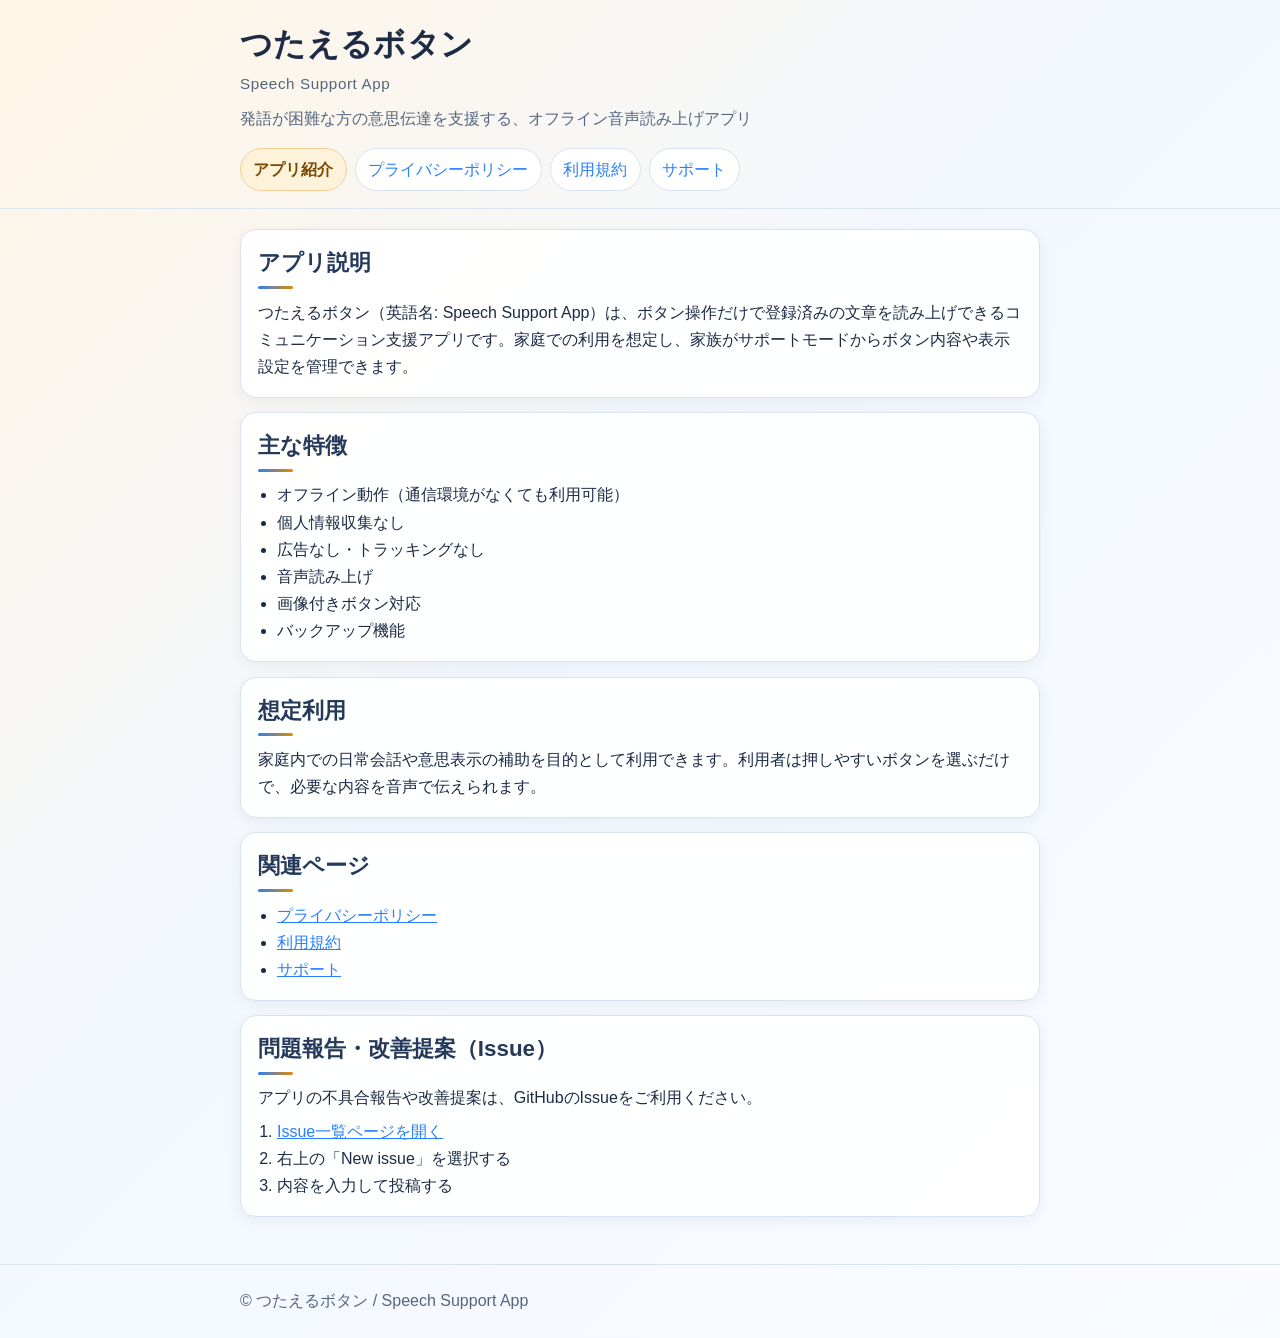
<file: index.html>
﻿<!doctype html>
<html lang="ja">
<head>
  <meta charset="utf-8">
  <meta name="viewport" content="width=device-width, initial-scale=1">
  <title>つたえるボタン | Speech Support App | アプリ紹介</title>
  <meta name="description" content="つたえるボタン（Speech Support App）の公式サイト。アプリ紹介、プライバシーポリシー、利用規約、サポート情報を掲載しています。">
  <link rel="stylesheet" href="assets/css/style.css">
</head>
<body>
  <a class="skip-link" href="#main">本文へ移動</a>
  <header class="site-header">
    <div class="container">
      <h1>つたえるボタン</h1>
      <p class="app-name-en" lang="en">Speech Support App</p>
      <p class="lead">発語が困難な方の意思伝達を支援する、オフライン音声読み上げアプリ</p>
      <nav aria-label="主要メニュー">
        <ul class="nav-list">
          <li><a aria-current="page" href="./">アプリ紹介</a></li>
          <li><a href="privacy/">プライバシーポリシー</a></li>
          <li><a href="terms/">利用規約</a></li>
          <li><a href="support/">サポート</a></li>
        </ul>
      </nav>
    </div>
  </header>

  <main id="main" class="container">
    <section aria-labelledby="about-heading">
      <h2 id="about-heading">アプリ説明</h2>
      <p>つたえるボタン（英語名: Speech Support App）は、ボタン操作だけで登録済みの文章を読み上げできるコミュニケーション支援アプリです。家庭での利用を想定し、家族がサポートモードからボタン内容や表示設定を管理できます。</p>
    </section>

    <section aria-labelledby="features-heading">
      <h2 id="features-heading">主な特徴</h2>
      <ul>
        <li>オフライン動作（通信環境がなくても利用可能）</li>
        <li>個人情報収集なし</li>
        <li>広告なし・トラッキングなし</li>
        <li>音声読み上げ</li>
        <li>画像付きボタン対応</li>
        <li>バックアップ機能</li>
      </ul>
    </section>

    <section aria-labelledby="usage-heading">
      <h2 id="usage-heading">想定利用</h2>
      <p>家庭内での日常会話や意思表示の補助を目的として利用できます。利用者は押しやすいボタンを選ぶだけで、必要な内容を音声で伝えられます。</p>
    </section>

    <section aria-labelledby="links-heading">
      <h2 id="links-heading">関連ページ</h2>
      <ul>
        <li><a href="privacy/">プライバシーポリシー</a></li>
        <li><a href="terms/">利用規約</a></li>
        <li><a href="support/">サポート</a></li>
      </ul>
    </section>

    <section aria-labelledby="issue-heading">
      <h2 id="issue-heading">問題報告・改善提案（Issue）</h2>
      <p>アプリの不具合報告や改善提案は、GitHubのIssueをご利用ください。</p>
      <ol>
        <li><a href="https://github.com/kira-apps/speech-support-app/issues" target="_blank" rel="noopener noreferrer">Issue一覧ページを開く</a></li>
        <li>右上の「New issue」を選択する</li>
        <li>内容を入力して投稿する</li>
      </ol>
    </section>
  </main>

  <footer class="site-footer">
    <div class="container">
      <p>© つたえるボタン / Speech Support App</p>
    </div>
  </footer>
</body>
</html>
</file>
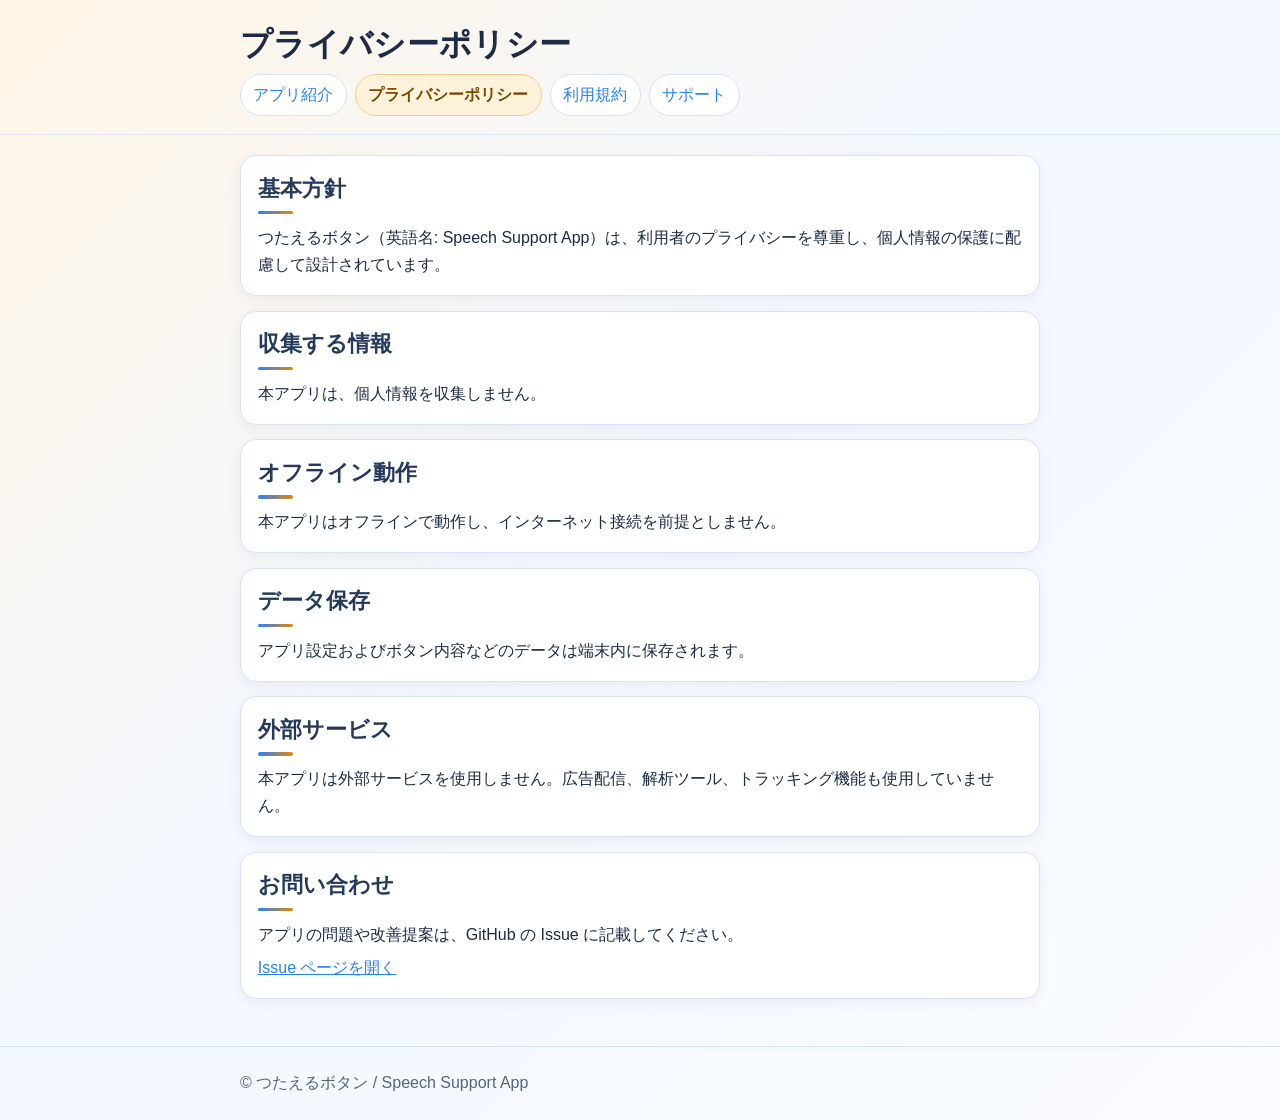
<file: privacy/index.html>
﻿<!doctype html>
<html lang="ja">
<head>
  <meta charset="utf-8">
  <meta name="viewport" content="width=device-width, initial-scale=1">
  <title>つたえるボタン | Speech Support App | プライバシーポリシー</title>
  <meta name="description" content="つたえるボタン（Speech Support App）のプライバシーポリシーです。">
  <link rel="stylesheet" href="../assets/css/style.css">
</head>
<body>
  <a class="skip-link" href="#main">本文へ移動</a>
  <header class="site-header">
    <div class="container">
      <h1>プライバシーポリシー</h1>
      <nav aria-label="主要メニュー">
        <ul class="nav-list">
          <li><a href="../">アプリ紹介</a></li>
          <li><a aria-current="page" href="../privacy/">プライバシーポリシー</a></li>
          <li><a href="../terms/">利用規約</a></li>
          <li><a href="../support/">サポート</a></li>
        </ul>
      </nav>
    </div>
  </header>

  <main id="main" class="container">
    <section>
      <h2>基本方針</h2>
      <p>つたえるボタン（英語名: Speech Support App）は、利用者のプライバシーを尊重し、個人情報の保護に配慮して設計されています。</p>
    </section>

    <section>
      <h2>収集する情報</h2>
      <p>本アプリは、個人情報を収集しません。</p>
    </section>

    <section>
      <h2>オフライン動作</h2>
      <p>本アプリはオフラインで動作し、インターネット接続を前提としません。</p>
    </section>

    <section>
      <h2>データ保存</h2>
      <p>アプリ設定およびボタン内容などのデータは端末内に保存されます。</p>
    </section>

    <section>
      <h2>外部サービス</h2>
      <p>本アプリは外部サービスを使用しません。広告配信、解析ツール、トラッキング機能も使用していません。</p>
    </section>

    <section>
      <h2>お問い合わせ</h2>
      <p>アプリの問題や改善提案は、GitHub の Issue に記載してください。</p>
      <p><a href="https://github.com/kira-apps/speech-support-app/issues" target="_blank" rel="noopener noreferrer">Issue ページを開く</a></p>
    </section>
  </main>

  <footer class="site-footer">
    <div class="container">
      <p>© つたえるボタン / Speech Support App</p>
    </div>
  </footer>
</body>
</html>
</file>
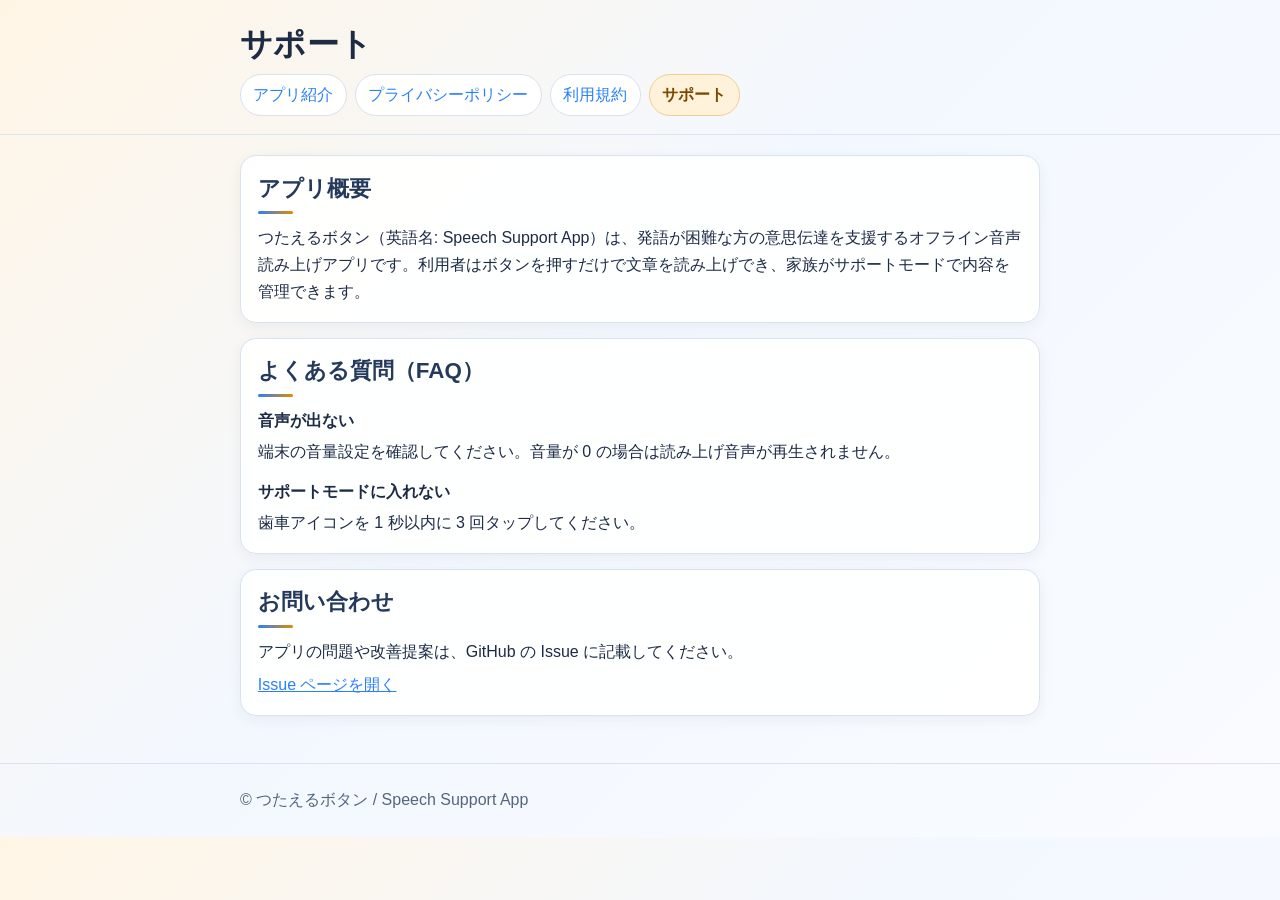
<file: support/index.html>
﻿<!doctype html>
<html lang="ja">
<head>
  <meta charset="utf-8">
  <meta name="viewport" content="width=device-width, initial-scale=1">
  <title>つたえるボタン | Speech Support App | サポート</title>
  <meta name="description" content="つたえるボタン（Speech Support App）のサポート情報と FAQ です。">
  <link rel="stylesheet" href="../assets/css/style.css">
</head>
<body>
  <a class="skip-link" href="#main">本文へ移動</a>
  <header class="site-header">
    <div class="container">
      <h1>サポート</h1>
      <nav aria-label="主要メニュー">
        <ul class="nav-list">
          <li><a href="../">アプリ紹介</a></li>
          <li><a href="../privacy/">プライバシーポリシー</a></li>
          <li><a href="../terms/">利用規約</a></li>
          <li><a aria-current="page" href="../support/">サポート</a></li>
        </ul>
      </nav>
    </div>
  </header>

  <main id="main" class="container">
    <section>
      <h2>アプリ概要</h2>
      <p>つたえるボタン（英語名: Speech Support App）は、発語が困難な方の意思伝達を支援するオフライン音声読み上げアプリです。利用者はボタンを押すだけで文章を読み上げでき、家族がサポートモードで内容を管理できます。</p>
    </section>

    <section>
      <h2>よくある質問（FAQ）</h2>
      <dl class="faq-list">
        <dt>音声が出ない</dt>
        <dd>端末の音量設定を確認してください。音量が 0 の場合は読み上げ音声が再生されません。</dd>

        <dt>サポートモードに入れない</dt>
        <dd>歯車アイコンを 1 秒以内に 3 回タップしてください。</dd>
      </dl>
    </section>

    <section>
      <h2>お問い合わせ</h2>
      <p>アプリの問題や改善提案は、GitHub の Issue に記載してください。</p>
      <p><a href="https://github.com/kira-apps/speech-support-app/issues" target="_blank" rel="noopener noreferrer">Issue ページを開く</a></p>
    </section>
  </main>

  <footer class="site-footer">
    <div class="container">
      <p>© つたえるボタン / Speech Support App</p>
    </div>
  </footer>
</body>
</html>
</file>
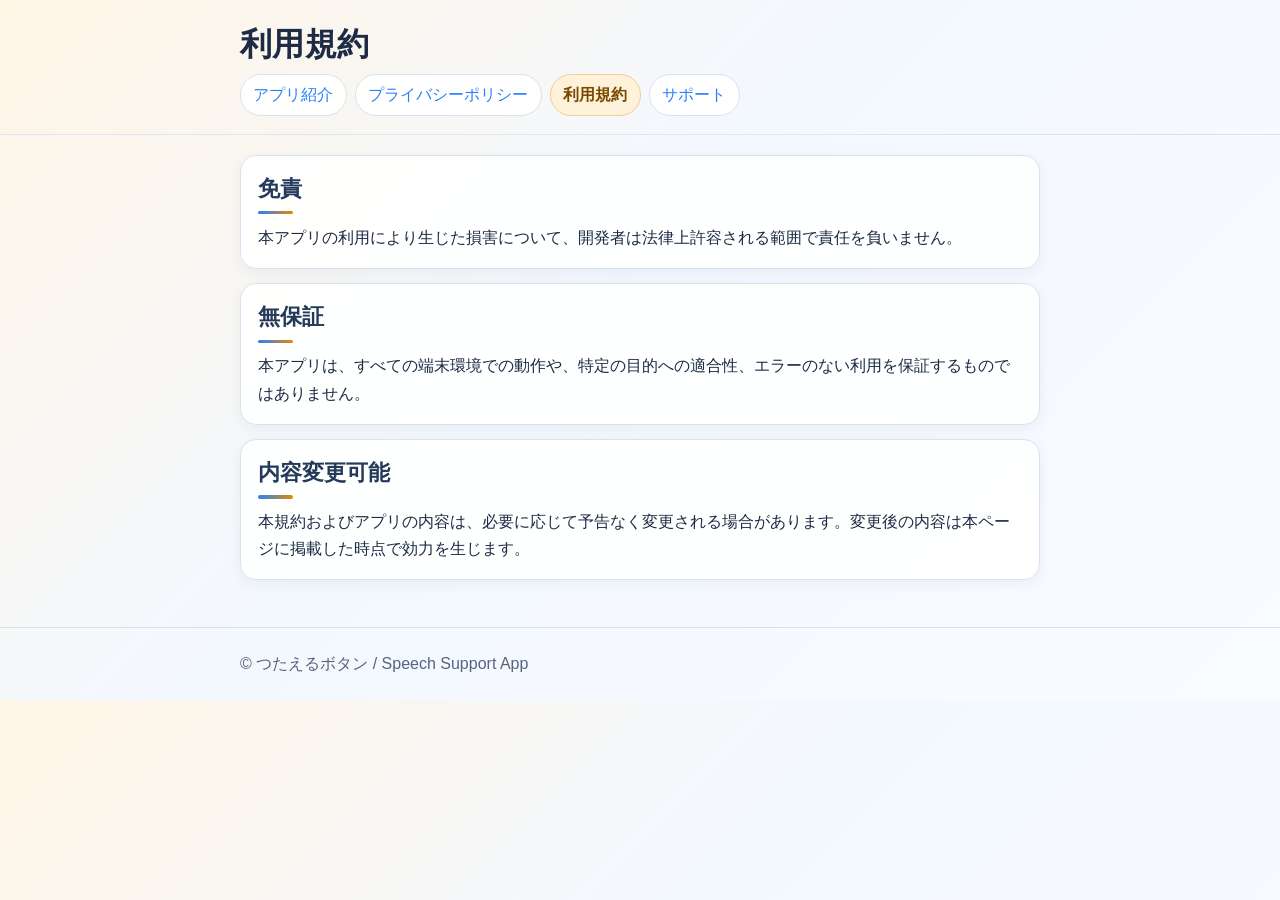
<file: terms/index.html>
﻿<!doctype html>
<html lang="ja">
<head>
  <meta charset="utf-8">
  <meta name="viewport" content="width=device-width, initial-scale=1">
  <title>つたえるボタン | Speech Support App | 利用規約</title>
  <meta name="description" content="つたえるボタン（Speech Support App）の利用規約です。">
  <link rel="stylesheet" href="../assets/css/style.css">
</head>
<body>
  <a class="skip-link" href="#main">本文へ移動</a>
  <header class="site-header">
    <div class="container">
      <h1>利用規約</h1>
      <nav aria-label="主要メニュー">
        <ul class="nav-list">
          <li><a href="../">アプリ紹介</a></li>
          <li><a href="../privacy/">プライバシーポリシー</a></li>
          <li><a aria-current="page" href="../terms/">利用規約</a></li>
          <li><a href="../support/">サポート</a></li>
        </ul>
      </nav>
    </div>
  </header>

  <main id="main" class="container">
    <section>
      <h2>免責</h2>
      <p>本アプリの利用により生じた損害について、開発者は法律上許容される範囲で責任を負いません。</p>
    </section>

    <section>
      <h2>無保証</h2>
      <p>本アプリは、すべての端末環境での動作や、特定の目的への適合性、エラーのない利用を保証するものではありません。</p>
    </section>

    <section>
      <h2>内容変更可能</h2>
      <p>本規約およびアプリの内容は、必要に応じて予告なく変更される場合があります。変更後の内容は本ページに掲載した時点で効力を生じます。</p>
    </section>
  </main>

  <footer class="site-footer">
    <div class="container">
      <p>© つたえるボタン / Speech Support App</p>
    </div>
  </footer>
</body>
</html>
</file>
<file: assets/css/style.css>
﻿:root {
  --bg-soft: #f9fbff;
  --text: #1d2b45;
  --muted: #55657d;
  --line: #d8e2f0;
  --accent: #2a7fff;
  --accent-hover: #1d63c7;
  --accent-warm: #e48a00;
  --card: rgba(255, 255, 255, 0.95);
}

* {
  box-sizing: border-box;
}

html {
  -webkit-text-size-adjust: 100%;
}

body {
  margin: 0;
  font-family: "Yu Gothic", "Hiragino Kaku Gothic ProN", Meiryo, sans-serif;
  color: var(--text);
  background: linear-gradient(135deg, #fff5e5 0%, #f3f8ff 45%, var(--bg-soft) 100%);
  line-height: 1.7;
}

.container {
  width: min(100% - 2rem, 800px);
  margin-inline: auto;
}

.skip-link {
  position: absolute;
  left: 0.75rem;
  top: -100%;
  background: #111827;
  color: #ffffff;
  padding: 0.5rem 0.75rem;
  border-radius: 0.375rem;
}

.skip-link:focus {
  top: 0.75rem;
}

.site-header {
  padding: 1.5rem 0 1.1rem;
  border-bottom: 1px solid #dbe4f2;
}

h1 {
  margin: 0 0 0.5rem;
  font-size: clamp(1.55rem, 4.5vw, 2rem);
  line-height: 1.3;
  letter-spacing: 0.01em;
}

.app-name-en {
  margin: -0.15rem 0 0.45rem;
  color: var(--muted);
  font-size: 0.95rem;
  letter-spacing: 0.04em;
}

h2 {
  margin: 0 0 0.6rem;
  font-size: clamp(1.2rem, 3.2vw, 1.4rem);
  line-height: 1.4;
  color: #253a5b;
}

h2::after {
  content: "";
  display: block;
  width: 2.2rem;
  height: 0.2rem;
  margin-top: 0.45rem;
  border-radius: 999px;
  background: linear-gradient(90deg, var(--accent) 0%, var(--accent-warm) 100%);
}

.lead {
  margin: 0.5rem 0 1rem;
  color: var(--muted);
}

.nav-list {
  list-style: none;
  display: flex;
  flex-wrap: wrap;
  gap: 0.5rem;
  margin: 0;
  padding: 0;
}

.nav-list a {
  display: inline-block;
  padding: 0.42rem 0.78rem;
  border: 1px solid var(--line);
  border-radius: 999px;
  text-decoration: none;
  color: var(--accent);
  background: rgba(255, 255, 255, 0.96);
}

.nav-list a[aria-current="page"] {
  background: #fff2db;
  border-color: #f4cd92;
  color: #7a4900;
  font-weight: 700;
}

main {
  padding: 1.25rem 0 2rem;
}

section {
  background: var(--card);
  border: 1px solid var(--line);
  border-radius: 1rem;
  padding: 1.05rem;
  margin-bottom: 0.9rem;
  box-shadow: 0 4px 14px rgba(29, 43, 69, 0.06);
}

p {
  margin: 0.4rem 0 0;
}

ul,
ol {
  margin: 0.4rem 0 0;
  padding-left: 1.2rem;
}

a {
  color: var(--accent);
}

a:hover,
a:focus-visible {
  color: var(--accent-hover);
}

a:focus-visible {
  outline: 3px solid #8db8ff;
  outline-offset: 2px;
}

.faq-list {
  margin: 0.4rem 0 0;
}

.faq-list dt {
  font-weight: 700;
  margin-top: 0.8rem;
}

.faq-list dt:first-child {
  margin-top: 0;
}

.faq-list dd {
  margin: 0.25rem 0 0;
}

.site-footer {
  border-top: 1px solid var(--line);
  padding: 1rem 0 1.5rem;
  color: var(--muted);
}

@media (max-width: 480px) {
  body {
    line-height: 1.75;
  }

  section {
    padding: 0.9rem;
  }
}
</file>
